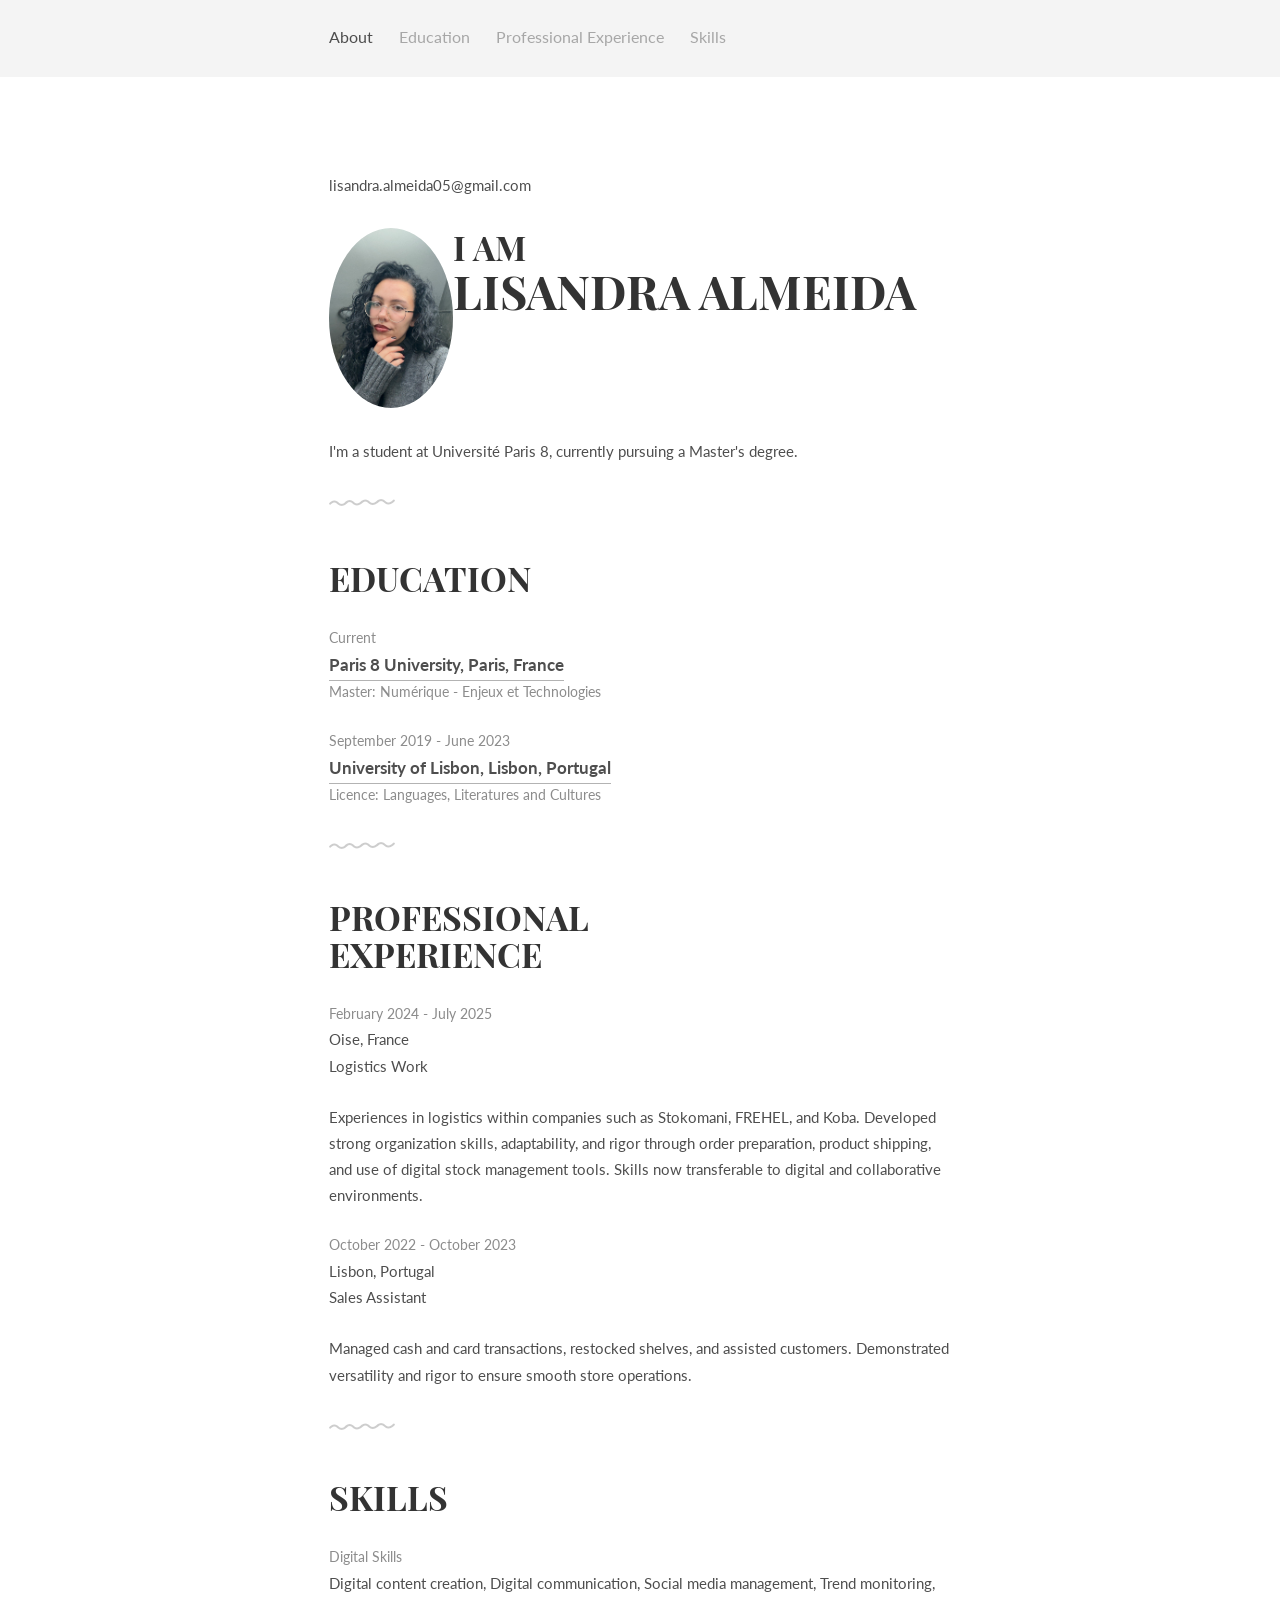
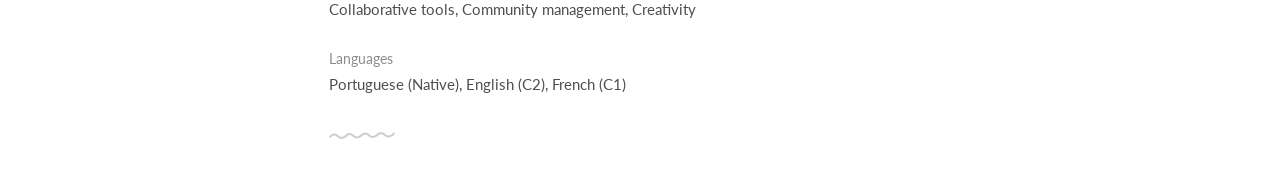
<file: index.html>
<!DOCTYPE html>
<html>
<head>
    <title>Draco by @afnizarnur</title>
    <meta charset="utf-8" />
    <meta name="viewport" content="width=device-width, initial-scale=1">
    <meta name="description" content="Cv online de Lisandra &amp; HTML template by @afnizarnur">
    <meta name="author" content="">
    <meta name="viewport" content="width=device-width, initial-scale=1" />
    <link rel="stylesheet" href="css/kube.min.css" />
    <link rel="stylesheet" href="css/font-awesome.min.css" />
    <link rel="stylesheet" href="css/custom.min.css" />
    <link rel="shortcut icon" href="img/favicon.png" />
	<link href='https://fonts.googleapis.com/css?family=Playfair+Display+SC:700' rel='stylesheet' type='text/css'>
	<link href='https://fonts.googleapis.com/css?family=Lato:400,700' rel='stylesheet' type='text/css'>
	<style>
	
	</style>
</head>
<body>
	<!-- Navigation -->
	<div class="main-nav">
		<div class="container">
			<header class="group top-nav">
				<div class="navigation-toggle" data-tools="navigation-toggle" data-target="#navbar-1">
				    <span class="logo">DRACO</span>
				</div>
			    <nav id="navbar-1" class="navbar item-nav">
				    <ul>
				        <li class="active"><a href="#about">About</a></li>
				        <li><a href="#education">Education</a></li>
				        <li><a href="#experience">Professional Experience</a></li>
				        <li><a href="#skills">Skills</a></li>
				    </ul>
				</nav>
			</header>
		</div>
	</div>

	<!-- Introduction -->
	<div class="intro section" id="About">
  <div class="container">
    <p>lisandra.almeida05@gmail.com</p>

    <div class="units-row units-split wrap">
      <div class="unit-20">
        <img src="img/profile-picture.jpeg" alt="Avatar" class="avatar">
      </div>
      <div class="unit-80">
        <h1>I AM<br><span>LISANDRA ALMEIDA</span></h1>
      </div>
    </div>

    <p>
      I'm a student at Université Paris 8, currently pursuing a Master's degree.
    </p>
  </div>
</div>

<style>
  .intro img.avatar {
    border-radius: 50%;
    width: 180px;
    height: 180px;
    object-fit: cover;
    display: block;
  }
</style>

	<!-- Education -->
	<div class="work section second" id="Education">
		<div class="container">
			<h1>Education</h1>
			<ul class="work-list">
				<li>Current</li>
				<li><a href="#">Paris 8 University, Paris, France</a></li>
				<li>Master: Numérique - Enjeux et Technologies</li>
			</ul>
			<ul class="work-list">
				<li>September 2019 - June 2023</li>
				<li><a href="#">University of Lisbon, Lisbon, Portugal</a></li>
				<li>Licence: Languages, Literatures and Cultures</li>
			</ul>
		</div>
	</div>

	<!-- Professional Experience -->
	<div class="award section second" id="experience">
		<div class="container">
			<h1>Professional<br>Experience</h1>
			<ul class="award-list list-flat">
				<li>February 2024 - July 2025</li>
				<li>Oise, France</li>
				<li>Logistics Work</li>
			</ul>
			<p>
			Experiences in logistics within companies such as Stokomani, FREHEL, and Koba. 
            Developed strong organization skills, adaptability, and rigor through order preparation, 
            product shipping, and use of digital stock management tools. Skills now transferable 
            to digital and collaborative environments.
        </p>
			</p>
			<ul class="award-list list-flat">
				<li>October 2022 - October 2023</li>
				<li>Lisbon, Portugal</li>
				<li>Sales Assistant</li>
			</ul>
			<p>
			Managed cash and card transactions, restocked shelves, and assisted customers. 
            Demonstrated versatility and rigor to ensure smooth store operations.	
			</p>
		</div>
	</div>

	<!-- Skills -->
	<div class="skills section second" id="skills">
		<div class="container">
			<h1>Skills</h1>
			<ul class="skill-list list-flat">
				<li>Digital Skills</li>
				<li>Digital content creation, Digital communication, Social media management, Trend monitoring, Collaborative tools, Community management, Creativity</li>
			</ul>
			<ul class="skill-list list-flat">
				<li>Languages</li>
				<li>Portuguese (Native), English (C2), French (C1)</li>
			</ul>
		</div>
	</div>

	<!-- Javascript -->
	<script src="js/jquery.min.js"></script>
	<script src="js/typed.min.js"></script>
    <script src="js/kube.min.js"></script>
    <script src="js/site.js"></script>
    <script>
		function newTyped(){}$(function(){$("#typed").typed({
		// Change to edit type effect
		strings: ["far northern sky", "your galaxy", "everywhere"],

		typeSpeed:90,backDelay:700,contentType:"html",loop:!0,resetCallback:function(){newTyped()}}),$(".reset").click(function(){$("#typed").typed("reset")})});
    </script>
</body>
</html>
</file>
<file: css/kube.min.css>
*,*:before,*:after{-webkit-box-sizing:border-box;-moz-box-sizing:border-box;box-sizing:border-box}html{font-family:sans-serif;-ms-text-size-adjust:100%;-webkit-text-size-adjust:100%}html,body,div,span,object,iframe,p,blockquote,pre,a,abbr,acronym,address,big,cite,code,del,dfn,em,img,ins,kbd,q,s,samp,small,strike,strong,sub,sup,tt,var,b,u,i,center,dl,dt,dd,ol,ul,li,fieldset,form,label,legend,table,caption,tbody,tfoot,thead,tr,th,td,article,aside,canvas,details,embed,figure,figcaption,footer,header,hgroup,menu,nav,output,ruby,section,summary,time,mark,audio,video,h1,h2,h3,h4,h5,h6{margin:0;padding:0;border:0;outline:0;font-size:100%;vertical-align:baseline;background:transparent}a:active,a:hover{outline:0}article,aside,details,figcaption,figure,footer,header,hgroup,main,nav,section,embed,object,iframe,audio,video,canvas,progress,meter,output,textarea{display:block}audio:not([controls]){display:none;height:0}blockquote,q{quotes:none}blockquote p:before,blockquote p:after,q:before,q:after{content:'';content:none}table{border-collapse:collapse;border-spacing:0}caption,th,td{text-align:left;vertical-align:top}thead th,thead td{font-weight:bold;vertical-align:bottom}a img,th img,td img{vertical-align:top}button,input,select,textarea{margin:0}textarea{overflow:auto;vertical-align:top;resize:vertical}button{width:auto;overflow:visible}input[type="reset"],input[type="submit"],input[type="file"],input[type="radio"],input[type="checkbox"],select,button{cursor:pointer}input[type="radio"],input[type="checkbox"]{font-size:110%;position:relative;top:-1px;margin-right:3px}input[type="search"]{-webkit-appearance:textfield}input[type="search"]::-webkit-search-decoration,input[type="search"]::-webkit-search-cancel-button{-webkit-appearance:none}hr{display:block;height:1px;border:0;border-top:1px solid #ddd}img,video,audio,embed,object{max-width:100%}img,video,embed,object{height:auto}embed,object{height:100%}img{vertical-align:middle;-ms-interpolation-mode:bicubic}body{font-family:"Helvetica Neue",Helvetica,Tahoma,sans-serif;font-size:.9375em;line-height:1.65em;background:#fff;color:#222}a{color:#134da5}a:focus,a:hover{color:#de2c3b}h1,h2,h3,h4,h5,h6,.h1,.h2,.h3,.h4,.h5,.h6{font-family:"Helvetica Neue",Helvetica,Tahoma,sans-serif;font-weight:bold;color:#000;text-rendering:optimizeLegibility;margin:0 0 .5em 0}h1,.h1,h2,.h2{line-height:1.1}h3,.h3,h4,.h4{line-height:1.3}h1,.h1{font-size:2.25em}h2,.h2{font-size:1.5em;margin-bottom:.7em}h3,.h3{font-size:1.3125em}h4,.h4{font-size:1.125em}h5,.h5{font-size:1em}h6,.h6{font-size:.75em;text-transform:uppercase}.lead{font-size:1.3125em;line-height:1.5;margin-bottom:1.0999999999999999em}p,ul,ol,dl,dd,dt,blockquote,td,th{line-height:1.65em}ul,ol,ul ul,ol ol,ul ol,ol ul{margin:0 0 0 3.3em}ul li,ol li{text-align:left}ol ol li{list-style-type:lower-alpha}ol ol ol li{list-style-type:lower-roman}p,ul,ol,dl,blockquote,hr,pre,table,form,fieldset,figure,address{margin-bottom:1.65em}blockquote{position:relative;font-style:italic;font-size:1.125em;margin-left:2.4749999999999996em;padding-left:1.65em;border-left:2px solid #ddd}blockquote p{margin-bottom:.5em}blockquote small,cite{color:rgba(0,0,0,0.4);font-style:italic}small,blockquote cite{font-size:12.75px;line-height:1}address{font-style:normal}dl dt{font-weight:bold}dd{margin-left:1.65em}s,del{text-decoration:line-through}abbr[title],dfn[title]{border-bottom:1px dotted #0f0f0f;cursor:help}strong,b{font-weight:bold}em,i{font-style:italic}sub,sup{font-size:11.25px;line-height:0;position:relative}sup{top:-0.5em}sub{bottom:-0.25em}figcaption{margin:.3em 0;font-size:12.75px;font-style:italic}ins,u{text-decoration:underline}mark{background-color:#ffc800;color:#0f0f0f;text-decoration:none}pre,code,kbd,samp,var,output{font-size:90%;font-style:normal;font-family:Menlo,Monaco,Consolas,"Courier New",monospace}pre{margin-top:1.65em;font-size:100%;line-height:1.5;color:#222;overflow:auto}code,samp,kbd{padding:3px 6px 2px 6px;display:inline-block;line-height:1;border-radius:2px}code{background:#f4f4f4;border:1px solid #d4d4d4}pre code{font-size:100%;border:0;padding:0;background:0;line-height:1.65em}var{color:rgba(0,0,0,0.5)}samp{background:#d3e3fb;border:1px solid #b2cef8}kbd{background:#0f0f0f;color:rgba(255,255,255,0.85);white-space:nowrap}button:active,button:focus{outline:0}textarea,select{font-family:"Helvetica Neue",Helvetica,Tahoma,sans-serif;font-size:1em;box-shadow:none}textarea,select[multiple],select[multiple="multiple"]{padding:.3em .35em;line-height:1.35em;width:100%}input[type="text"],input[type="password"],input[type="email"],input[type="url"],input[type="phone"],input[type="tel"],input[type="number"],input[type="datetime"],input[type="date"],input[type="month"],input[type="color"],input[type="time"],input[type="search"],input[type="datetime-local"]{font-family:"Helvetica Neue",Helvetica,Tahoma,sans-serif;font-size:1em;box-shadow:none;padding:.3em .35em;line-height:1.65em;border-radius:0;outline:0}select[multiple],select[multiple="multiple"],textarea,input[type="text"],input[type="password"],input[type="email"],input[type="url"],input[type="phone"],input[type="tel"],input[type="number"],input[type="datetime"],input[type="date"],input[type="month"],input[type="color"],input[type="time"],input[type="search"],input[type="datetime-local"]{background:#fff;border:1px solid #ccc;position:relative;z-index:2;-webkit-appearance:none}textarea[disabled],input[type="text"][disabled],input[type="password"][disabled],input[type="email"][disabled],input[type="url"][disabled],input[type="phone"][disabled],input[type="tel"][disabled],input[type="number"][disabled],input[type="datetime"][disabled],input[type="date"][disabled],input[type="month"][disabled],input[type="color"][disabled],input[type="time"][disabled],input[type="search"][disabled],input[type="datetime-local"][disabled]{resize:none;color:rgba(0,0,0,0.5)}select[disabled],input[type="checkbox"][disabled],input[type="radio"][disabled]{cursor:default}input::-moz-focus-inner,button::-moz-focus-inner{border:0;padding:0}input[type="range"]{position:relative;top:3px}select{margin-bottom:0!important}fieldset{padding:1.65em;margin-bottom:1.65em;border:1px solid #ccc}fieldset *:last-child{margin-bottom:0!important}legend{font-weight:bold;padding:0 1em;margin-left:-1em}table{max-width:100%;width:100%;empty-cells:show}table caption{text-transform:uppercase;padding:0 1.0999999999999999em;color:rgba(0,0,0,0.4);font-size:12.75px}table th,table td{border-bottom:1px solid #eee;padding:.825em 1.0999999999999999em}table tfoot th,table tfoot td{color:rgba(0,0,0,0.4)}.units-container:after,.units-row:after{content:"";display:table;clear:both}.units-container:after,.units-row:after{content:"";display:table;clear:both}.units-container{padding-top:1px;margin-top:-1px}.units-row{margin-bottom:1.65em}.width-100,.unit-100{width:100%}.width-90,.unit-90{width:90%}.width-80,.unit-80{width:80%}.width-75,.unit-75{width:75%}.width-70,.unit-70{width:70%}.width-66,.unit-66{width:66.6%}.width-65,.unit-65{width:65%}.width-60,.unit-60{width:60%}.width-50,.unit-50{width:50%}.width-40,.unit-40{width:40%}.width-35,.unit-35{width:35%}.width-33,.unit-33{width:33.3%}.width-30,.unit-30{width:30%}.width-25,.unit-25{width:25%}.width-20,.unit-20{width:20%}.width-10,.unit-10{width:10%}.units-row .unit-90,.units-row .unit-80,.units-row .unit-75,.units-row .unit-70,.units-row .unit-66,.units-row .unit-65,.units-row .unit-60,.units-row .unit-50,.units-row .unit-40,.units-row .unit-35,.units-row .unit-33,.units-row .unit-30,.units-row .unit-25,.units-row .unit-20,.units-row .unit-10{float:left;margin-left:3%}.units-row .unit-90:first-child,.units-row .unit-80:first-child,.units-row .unit-75:first-child,.units-row .unit-70:first-child,.units-row .unit-66:first-child,.units-row .unit-65:first-child,.units-row .unit-60:first-child,.units-row .unit-50:first-child,.units-row .unit-40:first-child,.units-row .unit-35:first-child,.units-row .unit-33:first-child,.units-row .unit-30:first-child,.units-row .unit-25:first-child,.units-row .unit-20:first-child,.units-row .unit-10:first-child{margin-left:0}.units-row .unit-90{width:89.7%}.units-row .unit-80{width:79.4%}.units-row .unit-75{width:74.25%}.units-row .unit-70{width:69.1%}.units-row .unit-66{width:65.66666666666666%}.units-row .unit-65{width:65.66666666666666%}.units-row .unit-60{width:58.800000000000004%}.units-row .unit-50{width:48.5%}.units-row .unit-40{width:38.2%}.units-row .unit-35{width:31.333333333333332%}.units-row .unit-33{width:31.333333333333332%}.units-row .unit-30{width:27.9%}.units-row .unit-25{width:22.75%}.units-row .unit-20{width:17.6%}.units-row .unit-10{width:7.3%}.unit-push-90,.unit-push-80,.unit-push-75,.unit-push-70,.unit-push-66,.unit-push-65,.unit-push-60,.unit-push-50,.unit-push-40,.unit-push-35,.unit-push-33,.unit-push-30,.unit-push-25,.unit-push-20,.unit-push-10{position:relative}.unit-push-90{left:92.7%}.unit-push-80{left:82.4%}.unit-push-75{left:77.25%}.unit-push-70{left:72.1%}.unit-push-66{left:68.66666666666666%}.unit-push-65{left:68.66666666666666%}.unit-push-60{left:61.800000000000004%}.unit-push-50{left:51.5%}.unit-push-40{left:41.2%}.unit-push-35{left:34.33333333333333%}.unit-push-33{left:34.33333333333333%}.unit-push-30{left:30.9%}.unit-push-25{left:25.75%}.unit-push-20{left:20.6%}.unit-push-10{left:10.3%}.units-row .unit-push-right{float:right}.units-row .unit-role-right{margin-left:3%;float:right}.units-row .unit-role-left{margin-left:0}.centered,.unit-centered{float:none!important;margin:0 auto!important}.unit-padding{padding:1.65em}.units-padding .unit-100,.units-padding .unit-90,.units-padding .unit-80,.units-padding .unit-75,.units-padding .unit-70,.units-padding .unit-66,.units-padding .unit-65,.units-padding .unit-60,.units-padding .unit-50,.units-padding .unit-40,.units-padding .unit-35,.units-padding .unit-33,.units-padding .unit-30,.units-padding .unit-25,.units-padding .unit-20,.units-padding .unit-10{padding:1.65em}.units-split .unit-90,.units-split .unit-80,.units-split .unit-75,.units-split .unit-70,.units-split .unit-66,.units-split .unit-65,.units-split .unit-60,.units-split .unit-50,.units-split .unit-40,.units-split .unit-35,.units-split .unit-33,.units-split .unit-30,.units-split .unit-25,.units-split .unit-20,.units-split .unit-10{margin-left:0}.units-split .unit-90{width:90%}.units-split .unit-80{width:80%}.units-split .unit-75{width:75%}.units-split .unit-70{width:70%}.units-split .unit-66{width:66.6%}.units-split .unit-65{width:65%}.units-split .unit-60{width:60%}.units-split .unit-50{width:50%}.units-split .unit-40{width:40%}.units-split .unit-35{width:35%}.units-split .unit-33{width:33.3%}.units-split .unit-30{width:30%}.units-split .unit-25{width:25%}.units-split .unit-20{width:20%}.units-split .unit-10{width:10%}.blocks-2,.blocks-3,.blocks-4,.blocks-5,.blocks-6{padding-left:0;list-style:none;margin-left:-3%}.blocks-2:after,.blocks-3:after,.blocks-4:after,.blocks-5:after,.blocks-6:after{content:"";display:table;clear:both}.blocks-2:after,.blocks-3:after,.blocks-4:after,.blocks-5:after,.blocks-6:after{content:"";display:table;clear:both}.blocks-2>li,.blocks-3>li,.blocks-4>li,.blocks-5>li,.blocks-6>li{height:auto;float:left;margin-bottom:1.65em;margin-left:3%}.blocks-2>li ul,.blocks-3>li ul,.blocks-4>li ul,.blocks-5>li ul,.blocks-6>li ul{list-style-type:disc}.blocks-2>li ul ul,.blocks-3>li ul ul,.blocks-4>li ul ul,.blocks-5>li ul ul,.blocks-6>li ul ul{list-style-type:circle}.blocks-2>li li,.blocks-3>li li,.blocks-4>li li,.blocks-5>li li,.blocks-6>li li{float:none;margin:0}.blocks-2>li{width:47%}.blocks-3>li{width:30.333333333333332%}.blocks-4>li{width:22%}.blocks-5>li{width:17%}.blocks-6>li{width:13.666666666666666%}.block-first{clear:both}table.table-bordered td,table.table-bordered th{border:1px solid #eee}table.table-simple td,table.table-simple th,table.table-simple caption{border:0;padding-left:0}table.table-flat td,table.table-flat th,table.table-flat caption{border:0;padding:0}table.table-stroked td,table.table-stroked th{border-bottom:1px solid #eee}table.table-stripped tbody tr:nth-child(odd) td{background:#f8f8f8}table.table-hovered tbody tr:hover td{background-color:#f4f4f4}.table-container{width:100%;overflow:auto;margin-bottom:1.65em}.table-container table{margin-bottom:0}.table-container::-webkit-scrollbar{-webkit-appearance:none;width:14px;height:14px}.table-container::-webkit-scrollbar-thumb{border-radius:8px;border:3px solid #fff;background-color:rgba(0,0,0,0.3)}.forms .btn,.forms input[type="submit"].btn,.forms button,.forms input[type="submit"],.forms input[type="reset"]{padding:.3625em 1.3em}.forms .btn-outline{padding:.3em 1.3em}.forms .btn-outline.bold{padding:.2375em 1.3em}.forms label{display:block;margin-bottom:1.0999999999999999em}.forms input[type="text"],.forms input[type="password"],.forms input[type="email"],.forms input[type="url"],.forms input[type="phone"],.forms input[type="tel"],.forms input[type="number"],.forms input[type="datetime"],.forms input[type="date"],.forms input[type="month"],.forms input[type="color"],.forms input[type="time"],.forms input[type="search"],.forms input[type="range"],.forms input[type="file"],.forms input[type="datetime-local"],.forms textarea,.forms select{display:block}.forms-inline input[type="text"],.forms-inline-list input[type="text"],.forms-inline input[type="password"],.forms-inline-list input[type="password"],.forms-inline input[type="email"],.forms-inline-list input[type="email"],.forms-inline input[type="url"],.forms-inline-list input[type="url"],.forms-inline input[type="phone"],.forms-inline-list input[type="phone"],.forms-inline input[type="tel"],.forms-inline-list input[type="tel"],.forms-inline input[type="number"],.forms-inline-list input[type="number"],.forms-inline input[type="datetime"],.forms-inline-list input[type="datetime"],.forms-inline input[type="date"],.forms-inline-list input[type="date"],.forms-inline input[type="month"],.forms-inline-list input[type="month"],.forms-inline input[type="color"],.forms-inline-list input[type="color"],.forms-inline input[type="time"],.forms-inline-list input[type="time"],.forms-inline input[type="search"],.forms-inline-list input[type="search"],.forms-inline input[type="range"],.forms-inline-list input[type="range"],.forms-inline input[type="file"],.forms-inline-list input[type="file"],.forms-inline input[type="datetime-local"],.forms-inline-list input[type="datetime-local"],.forms-inline textarea,.forms-inline-list textarea,.forms-inline select,.forms-inline-list select{display:inline-block}.forms-list,.forms-inline,.forms-inline-list{margin:0;padding:0;margin-bottom:1.0999999999999999em;list-style:none}.forms-list label,.forms-inline label,.forms-inline-list li,.forms-inline-list li label{display:inline-block;margin-bottom:0}.forms-inline-list li label{margin-right:.825em}.forms-inline-list li{margin-bottom:3px}.forms-list li{margin-bottom:6px}.forms-desc{margin-top:4px;color:rgba(0,0,0,0.4);font-size:12.75px;line-height:1.4em}input[type="text"],input[type="password"],input[type="email"],input[type="url"],input[type="phone"],input[type="tel"],input[type="number"],input[type="datetime"],input[type="date"],input[type="month"],input[type="color"],input[type="time"],input[type="search"],input[type="datetime-local"],textarea{-moz-transition:border ease .5s;transition:border ease .5s}.error,.success{font-weight:normal;font-size:12.75px}input.input-error,textarea.input-error,select.input-error,.input-error{border-color:#de2c3b;box-shadow:0 0 0 2px rgba(222,44,59,0.3),0 1px 2px rgba(0,0,0,0.2) inset}input.input-success,textarea.input-success,select.input-success,.input-success{border-color:#2c9f42;box-shadow:0 0 0 2px rgba(44,159,66,0.3),0 1px 2px rgba(0,0,0,0.2) inset}input.input-gray,textarea.input-gray,select.input-gray,.input-gray{border-color:#b3b6b7;box-shadow:0 0 0 2px rgba(179,182,183,0.4),0 1px 2px rgba(0,0,0,0.2) inset}input[type="text"]:focus,input[type="password"]:focus,input[type="email"]:focus,input[type="url"]:focus,input[type="phone"]:focus,input[type="tel"]:focus,input[type="number"]:focus,input[type="datetime"]:focus,input[type="date"]:focus,input[type="month"]:focus,input[type="color"]:focus,input[type="time"]:focus,input[type="search"]:focus,input[type="datetime-local"]:focus,textarea:focus{outline:0;border-color:#2575ed;box-shadow:0 0 0 2px rgba(37,117,237,0.3),0 1px 2px rgba(0,0,0,0.2) inset}input.input-search,input[type="search"]{padding-right:.5em;padding-left:.5em;margin-bottom:0;border-radius:15px}input.input-on-black{border:1px solid rgba(255,255,255,0.1);background:rgba(255,255,255,0.35)}input.input-on-black::-webkit-input-placeholder{color:rgba(255,255,255,0.6)}input.input-on-black::-moz-placeholder{color:rgba(255,255,255,0.6)}input.input-on-black:focus,input.input-on-black.active{border:1px solid #fff;background:#fff;box-shadow:none}input.input-on-black:focus::-webkit-input-placeholder,input.input-on-black.active::-webkit-input-placeholder{color:#aaa}input.input-on-black:focus::-moz-placeholder,input.input-on-black.active::-moz-placeholder{color:#aaa}input.input-big{font-size:18px}input.input-small{font-size:12.75px}input.input-smaller{font-size:11.25px}.input-groups{display:table!important}.input-groups input{width:100%}.input-groups input,.input-groups .input-append,.input-groups .input-prepend,.input-groups .btn-append{display:table-cell!important}.input-groups .btn-append,.input-groups .input-append,.input-groups .input-prepend{width:1%;vertical-align:middle}.input-groups .input-append,.input-groups .input-prepend{background-color:#f4f4f4;border:1px solid #d4d4d4;margin:0;padding:.45em .75em .15em .75em;color:rgba(0,0,0,0.6);line-height:1.65em;font-size:12.75px;white-space:nowrap}.input-groups .input-prepend{border-right:0}.input-groups .input-append{position:relative;z-index:1;border-left:none}.input-groups .btn-append .btn{display:block;height:auto;border-radius:0 2px 2px 0}.navbar{font-size:105%;margin-bottom:1.65em}.navbar:after{content:"";display:table;clear:both}.navbar:after{content:"";display:table;clear:both}.navbar.navbar-left{float:left}.navbar.navbar-right{float:right}.navbar ul{list-style:none;margin:0}.navbar ul:after{content:"";display:table;clear:both}.navbar ul:after{content:"";display:table;clear:both}.navbar li{float:left;margin-right:1.65em}.navbar.navbar-right li{margin-right:0;margin-left:1.65em}.navbar a,.navbar span{display:block;text-decoration:none}.navbar a:hover{color:#de2c3b;text-decoration:underline}.navbar li.active a,.navbar span{text-decoration:none;cursor:text;color:rgba(0,0,0,0.4)}.navigation-toggle{display:none;text-transform:uppercase;position:relative;color:#0f0f0f;background-color:#fff}.navigation-toggle:after{position:absolute;z-index:1;top:50%;margin-top:-12px;left:10px;content:"\2630";font-size:24px;line-height:1}.navigation-toggle.navigation-toggle-black{background-color:#0f0f0f;color:#fff}.navigation-toggle.navigation-toggle-show{margin-bottom:1.65em}.navigation-toggle span{position:relative;z-index:2;cursor:pointer;display:block;padding:10px 20px 10px 40px}.navigation-fixed{position:fixed;top:0;left:0;z-index:101}.navbar-pills a,.navbar-pills span{padding:.825em 1.65em}.navbar-pills a:hover{color:#0f0f0f;background:#eee}.navbar-pills li.active a,.navbar-pills span{text-decoration:none;cursor:text;color:rgba(0,0,0,0.4);background:#eee}.navbar-pills li{margin-right:1px}.navbar-pills.navbar-right li{margin-left:1px}.fullwidth ul{width:100%}.fullwidth li{float:none!important;margin:0;display:table-cell;width:1%;text-align:center}.fullwidth li a,.fullwidth li span{display:block}.nav{margin-bottom:1.65em}.nav ul{list-style:none;margin:0}.nav ul li ul{margin-left:2em;font-size:.95em}.nav a,.nav span{display:block;padding:.5em 0}.nav a{color:#0f0f0f;text-decoration:none}.nav a:hover{color:#de2c3b;text-decoration:underline}.nav li.active a,.nav span{text-decoration:none;cursor:text;color:rgba(0,0,0,0.4)}.nav i.fa{width:1.65em}.nav-stacked li{margin-bottom:1px}.nav-stacked a,.nav-stacked span{padding:.6em .7em}.nav-stacked a{background:#f6f6f6}.nav-stacked a:hover{color:#000;background:#eee}.nav-stacked li.active a,.nav-stacked span{background:#fff;text-decoration:none;cursor:text;color:rgba(0,0,0,0.3)}.nav-stats li{position:relative}.nav-stats a,.nav-stats span{padding-right:50px}.nav-stats sup,.nav-stats .badge{position:absolute;top:50%;right:0}.nav-stats sup{color:rgba(0,0,0,0.4)}.nav-stats .badge{margin-top:-8px}.nav-tabs{border-bottom:1px solid #e3e3e3;margin-bottom:1.65em}.nav-tabs:after{content:"";display:table;clear:both}.nav-tabs:after{content:"";display:table;clear:both}.nav-tabs ul{list-style:none;margin:0}.nav-tabs li{float:left;margin-right:2px}.nav-tabs a,.nav-tabs span{display:block;line-height:1;padding:.825em 1.65em;border:1px solid transparent}.nav-tabs a{color:rgba(0,0,0,0.5);text-decoration:none}.nav-tabs a:focus,.nav-tabs a:hover{color:#0f0f0f;text-decoration:underline;background-color:#eee}.nav-tabs li.active a,.nav-tabs span{color:#0f0f0f;background:#fff;position:relative;border:1px solid #ddd;border-bottom:1px solid #fff;bottom:-1px;cursor:default;text-decoration:none}.breadcrumbs{margin-bottom:1.65em}.breadcrumbs:after{content:"";display:table;clear:both}.breadcrumbs:after{content:"";display:table;clear:both}.breadcrumbs ul{font-size:.9em;color:rgba(0,0,0,0.4);list-style:none;margin:0}.breadcrumbs ul:after{content:"";display:table;clear:both}.breadcrumbs ul:after{content:"";display:table;clear:both}.breadcrumbs li{float:left;margin-right:5px}.breadcrumbs li+li:before{content:" > ";color:#aaa;font-size:12px;margin:0 7px 0 5px;position:relative;top:-1px}.breadcrumbs.breadcrumbs-path li+li:before{content:" / ";top:0}.breadcrumbs a{color:#0f0f0f;text-decoration:none}.breadcrumbs a:hover{color:#0f0f0f;text-decoration:underline}.breadcrumbs li.active a,.breadcrumbs span,.breadcrumbs li.active a:hover{text-decoration:none;cursor:text;color:rgba(0,0,0,0.4)}.pagination{position:relative;left:-9px;margin-left:0;list-style:none}.pagination:after{content:"";display:table;clear:both}.pagination:after{content:"";display:table;clear:both}.pagination li{float:left;margin-right:2px}.pagination a,.pagination span{display:block;padding:7px 9px;line-height:1;border-radius:2px;color:#0f0f0f;text-decoration:none}.pagination span,.pagination li.active a,.pagination li.active a:hover{color:#fff;background-color:#0f0f0f;cursor:text}.pagination a:focus,.pagination a:hover{text-decoration:none;background-color:#0f0f0f;color:#fff}.btn,input[type="submit"].btn{display:inline-block;vertical-align:top;font-family:"Helvetica Neue",Helvetica,Tahoma,sans-serif;font-size:1em;font-weight:400;line-height:1.65em;text-align:center;text-decoration:none;color:#222;-webkit-appearance:none;outline:0;margin:0;border:0;border-radius:2px;box-shadow:none;cursor:pointer;background:#e0e3e5;padding:.55em 2.5em}.btn:hover,input[type="submit"].btn:hover{color:rgba(0,0,0,0.5);background:#b3b6b7}.btn::-moz-focus-inner{border:0;padding:0}.btn-big,input[type="submit"].btn-big{font-size:18px}.btn-small,input[type="submit"].btn-small{font-size:12.75px}.btn-smaller,input[type="submit"].btn-smaller{font-size:11.25px;vertical-align:baseline}.btn-round{border-radius:15px}.btn-outline,input[type="submit"].btn-outline{background:0;padding:.48750000000000004em 2.5em;border:1px solid #0f0f0f}.btn-outline:hover,input[type="submit"].btn-outline:hover{border-color:#b3b6b7}.btn-outline.btn-active{padding:.55em 2.5em}.btn-outline.bold{border-width:2px;padding:.42500000000000004em 2.5em}.btn-active,.btn[disabled],.btn-disabled{background:0;background:#b3b6b7;color:rgba(0,0,0,0.5)}.btn-active:hover,.btn[disabled]:hover,.btn-disabled:hover{color:rgba(0,0,0,0.5);background:#b3b6b7}.btn-active{box-shadow:0 1px 3px rgba(0,0,0,0.4) inset}.btn-outline.btn[disabled],.btn-outline.btn-disabled{background:0;box-shadow:none;color:rgba(0,0,0,0.3);border:1px solid rgba(0,0,0,0.1)}.btn-outline.btn-active{background:0;color:rgba(0,0,0,0.4);border:0;box-shadow:0 1px 3px rgba(0,0,0,0.2) inset}.btn[disabled],.btn-disabled{cursor:default;box-shadow:none}.btn-blue,input[type="submit"].btn-blue{color:rgba(255,255,255,0.9);background:#2575ed}.btn-blue:hover,input[type="submit"].btn-blue:hover{color:rgba(255,255,255,0.6);background:#1a52a5}.btn-blue.btn-active,input[type="submit"].btn-blue.btn-active{box-shadow:0 1px 4px rgba(0,0,0,0.5) inset}.btn-blue.btn-active,input[type="submit"].btn-blue.btn-active,.btn-blue.btn-disabled,input[type="submit"].btn-blue.btn-disabled,.btn-blue.btn[disabled],input[type="submit"].btn-blue.btn[disabled]{color:rgba(255,255,255,0.5);background:#1a52a5}.btn-blue.btn-active:hover,input[type="submit"].btn-blue.btn-active:hover,.btn-blue.btn-disabled:hover,input[type="submit"].btn-blue.btn-disabled:hover,.btn-blue.btn[disabled]:hover,input[type="submit"].btn-blue.btn[disabled]:hover{color:rgba(255,255,255,0.5)}.btn-blue.btn-outline,input[type="submit"].btn-blue.btn-outline{background:0;border-color:#2575ed;color:#2575ed}.btn-blue.btn-outline:hover,input[type="submit"].btn-blue.btn-outline:hover{color:rgba(255,255,255,0.9);background:#2575ed}.btn-blue.btn-outline.btn[disabled],input[type="submit"].btn-blue.btn-outline.btn[disabled],.btn-blue.btn-outline.btn-disabled,input[type="submit"].btn-blue.btn-outline.btn-disabled{background:0;box-shadow:none;color:rgba(37,117,237,0.4);border:1px solid rgba(37,117,237,0.3)}.btn-blue.btn-outline.btn-active,input[type="submit"].btn-blue.btn-outline.btn-active{background:0;color:rgba(37,117,237,0.6);border:0;box-shadow:0 1px 3px rgba(26,82,165,0.6) inset}.btn-blue:hover,input[type="submit"].btn-blue:hover{color:rgba(255,255,255,0.6);background:#1a52a5}.btn-blue.btn-active,input[type="submit"].btn-blue.btn-active{box-shadow:0 1px 4px rgba(0,0,0,0.5) inset}.btn-blue.btn-active,input[type="submit"].btn-blue.btn-active,.btn-blue.btn-disabled,input[type="submit"].btn-blue.btn-disabled,.btn-blue.btn[disabled],input[type="submit"].btn-blue.btn[disabled]{color:rgba(255,255,255,0.5);background:#1a52a5}.btn-blue.btn-active:hover,input[type="submit"].btn-blue.btn-active:hover,.btn-blue.btn-disabled:hover,input[type="submit"].btn-blue.btn-disabled:hover,.btn-blue.btn[disabled]:hover,input[type="submit"].btn-blue.btn[disabled]:hover{color:rgba(255,255,255,0.5)}.btn-blue.btn-outline,input[type="submit"].btn-blue.btn-outline{background:0;border-color:#2575ed;color:#2575ed}.btn-blue.btn-outline:hover,input[type="submit"].btn-blue.btn-outline:hover{color:rgba(255,255,255,0.9);background:#2575ed}.btn-blue.btn-outline.btn[disabled],input[type="submit"].btn-blue.btn-outline.btn[disabled],.btn-blue.btn-outline.btn-disabled,input[type="submit"].btn-blue.btn-outline.btn-disabled{background:0;box-shadow:none;color:rgba(37,117,237,0.4);border:1px solid rgba(37,117,237,0.3)}.btn-blue.btn-outline.btn-active,input[type="submit"].btn-blue.btn-outline.btn-active{background:0;color:rgba(37,117,237,0.6);border:0;box-shadow:0 1px 3px rgba(26,82,165,0.6) inset}.btn-red,input[type="submit"].btn-red{color:rgba(255,255,255,0.9);background:#de2c3b}.btn-red:hover,input[type="submit"].btn-red:hover{color:rgba(255,255,255,0.6);background:#b2232f}.btn-red.btn-active,input[type="submit"].btn-red.btn-active{box-shadow:0 1px 4px rgba(0,0,0,0.5) inset}.btn-red.btn-active,input[type="submit"].btn-red.btn-active,.btn-red.btn-disabled,input[type="submit"].btn-red.btn-disabled,.btn-red.btn[disabled],input[type="submit"].btn-red.btn[disabled]{color:rgba(255,255,255,0.5);background:#b2232f}.btn-red.btn-active:hover,input[type="submit"].btn-red.btn-active:hover,.btn-red.btn-disabled:hover,input[type="submit"].btn-red.btn-disabled:hover,.btn-red.btn[disabled]:hover,input[type="submit"].btn-red.btn[disabled]:hover{color:rgba(255,255,255,0.5)}.btn-red.btn-outline,input[type="submit"].btn-red.btn-outline{background:0;border-color:#de2c3b;color:#de2c3b}.btn-red.btn-outline:hover,input[type="submit"].btn-red.btn-outline:hover{color:rgba(255,255,255,0.9);background:#de2c3b}.btn-red.btn-outline.btn[disabled],input[type="submit"].btn-red.btn-outline.btn[disabled],.btn-red.btn-outline.btn-disabled,input[type="submit"].btn-red.btn-outline.btn-disabled{background:0;box-shadow:none;color:rgba(222,44,59,0.4);border:1px solid rgba(222,44,59,0.3)}.btn-red.btn-outline.btn-active,input[type="submit"].btn-red.btn-outline.btn-active{background:0;color:rgba(222,44,59,0.6);border:0;box-shadow:0 1px 3px rgba(178,35,47,0.6) inset}.btn-red:hover,input[type="submit"].btn-red:hover{color:rgba(255,255,255,0.6);background:#b2232f}.btn-red.btn-active,input[type="submit"].btn-red.btn-active{box-shadow:0 1px 4px rgba(0,0,0,0.5) inset}.btn-red.btn-active,input[type="submit"].btn-red.btn-active,.btn-red.btn-disabled,input[type="submit"].btn-red.btn-disabled,.btn-red.btn[disabled],input[type="submit"].btn-red.btn[disabled]{color:rgba(255,255,255,0.5);background:#b2232f}.btn-red.btn-active:hover,input[type="submit"].btn-red.btn-active:hover,.btn-red.btn-disabled:hover,input[type="submit"].btn-red.btn-disabled:hover,.btn-red.btn[disabled]:hover,input[type="submit"].btn-red.btn[disabled]:hover{color:rgba(255,255,255,0.5)}.btn-red.btn-outline,input[type="submit"].btn-red.btn-outline{background:0;border-color:#de2c3b;color:#de2c3b}.btn-red.btn-outline:hover,input[type="submit"].btn-red.btn-outline:hover{color:rgba(255,255,255,0.9);background:#de2c3b}.btn-red.btn-outline.btn[disabled],input[type="submit"].btn-red.btn-outline.btn[disabled],.btn-red.btn-outline.btn-disabled,input[type="submit"].btn-red.btn-outline.btn-disabled{background:0;box-shadow:none;color:rgba(222,44,59,0.4);border:1px solid rgba(222,44,59,0.3)}.btn-red.btn-outline.btn-active,input[type="submit"].btn-red.btn-outline.btn-active{background:0;color:rgba(222,44,59,0.6);border:0;box-shadow:0 1px 3px rgba(178,35,47,0.6) inset}.btn-green,input[type="submit"].btn-green{color:rgba(255,255,255,0.9);background:#2c9f42}.btn-green:hover,input[type="submit"].btn-green:hover{color:rgba(255,255,255,0.6);background:#237f35}.btn-green.btn-active,input[type="submit"].btn-green.btn-active{box-shadow:0 1px 4px rgba(0,0,0,0.5) inset}.btn-green.btn-active,input[type="submit"].btn-green.btn-active,.btn-green.btn-disabled,input[type="submit"].btn-green.btn-disabled,.btn-green.btn[disabled],input[type="submit"].btn-green.btn[disabled]{color:rgba(255,255,255,0.5);background:#237f35}.btn-green.btn-active:hover,input[type="submit"].btn-green.btn-active:hover,.btn-green.btn-disabled:hover,input[type="submit"].btn-green.btn-disabled:hover,.btn-green.btn[disabled]:hover,input[type="submit"].btn-green.btn[disabled]:hover{color:rgba(255,255,255,0.5)}.btn-green.btn-outline,input[type="submit"].btn-green.btn-outline{background:0;border-color:#2c9f42;color:#2c9f42}.btn-green.btn-outline:hover,input[type="submit"].btn-green.btn-outline:hover{color:rgba(255,255,255,0.9);background:#2c9f42}.btn-green.btn-outline.btn[disabled],input[type="submit"].btn-green.btn-outline.btn[disabled],.btn-green.btn-outline.btn-disabled,input[type="submit"].btn-green.btn-outline.btn-disabled{background:0;box-shadow:none;color:rgba(44,159,66,0.4);border:1px solid rgba(44,159,66,0.3)}.btn-green.btn-outline.btn-active,input[type="submit"].btn-green.btn-outline.btn-active{background:0;color:rgba(44,159,66,0.6);border:0;box-shadow:0 1px 3px rgba(35,127,53,0.6) inset}.btn-green:hover,input[type="submit"].btn-green:hover{color:rgba(255,255,255,0.6);background:#237f35}.btn-green.btn-active,input[type="submit"].btn-green.btn-active{box-shadow:0 1px 4px rgba(0,0,0,0.5) inset}.btn-green.btn-active,input[type="submit"].btn-green.btn-active,.btn-green.btn-disabled,input[type="submit"].btn-green.btn-disabled,.btn-green.btn[disabled],input[type="submit"].btn-green.btn[disabled]{color:rgba(255,255,255,0.5);background:#237f35}.btn-green.btn-active:hover,input[type="submit"].btn-green.btn-active:hover,.btn-green.btn-disabled:hover,input[type="submit"].btn-green.btn-disabled:hover,.btn-green.btn[disabled]:hover,input[type="submit"].btn-green.btn[disabled]:hover{color:rgba(255,255,255,0.5)}.btn-green.btn-outline,input[type="submit"].btn-green.btn-outline{background:0;border-color:#2c9f42;color:#2c9f42}.btn-green.btn-outline:hover,input[type="submit"].btn-green.btn-outline:hover{color:rgba(255,255,255,0.9);background:#2c9f42}.btn-green.btn-outline.btn[disabled],input[type="submit"].btn-green.btn-outline.btn[disabled],.btn-green.btn-outline.btn-disabled,input[type="submit"].btn-green.btn-outline.btn-disabled{background:0;box-shadow:none;color:rgba(44,159,66,0.4);border:1px solid rgba(44,159,66,0.3)}.btn-green.btn-outline.btn-active,input[type="submit"].btn-green.btn-outline.btn-active{background:0;color:rgba(44,159,66,0.6);border:0;box-shadow:0 1px 3px rgba(35,127,53,0.6) inset}.btn-black,input[type="submit"].btn-black{color:rgba(255,255,255,0.9);background:#0f0f0f}.btn-black:hover,input[type="submit"].btn-black:hover{color:rgba(255,255,255,0.6);background:#363738}.btn-black.btn-active,input[type="submit"].btn-black.btn-active{box-shadow:0 1px 4px rgba(0,0,0,0.7) inset}.btn-black.btn-active,input[type="submit"].btn-black.btn-active,.btn-black.btn-disabled,input[type="submit"].btn-black.btn-disabled,.btn-black.btn[disabled],input[type="submit"].btn-black.btn[disabled]{color:rgba(255,255,255,0.5);background:#363738}.btn-black.btn-active:hover,input[type="submit"].btn-black.btn-active:hover,.btn-black.btn-disabled:hover,input[type="submit"].btn-black.btn-disabled:hover,.btn-black.btn[disabled]:hover,input[type="submit"].btn-black.btn[disabled]:hover{color:rgba(255,255,255,0.5)}.btn-black.btn-outline,input[type="submit"].btn-black.btn-outline{background:0;border-color:#0f0f0f;color:#0f0f0f}.btn-black.btn-outline:hover,input[type="submit"].btn-black.btn-outline:hover{color:rgba(255,255,255,0.9);background:#0f0f0f}.btn-black.btn-outline.btn[disabled],input[type="submit"].btn-black.btn-outline.btn[disabled],.btn-black.btn-outline.btn-disabled,input[type="submit"].btn-black.btn-outline.btn-disabled{background:0;box-shadow:none;color:rgba(15,15,15,0.4);border:1px solid rgba(15,15,15,0.3)}.btn-black.btn-outline.btn-active,input[type="submit"].btn-black.btn-outline.btn-active{background:0;color:rgba(15,15,15,0.6);border:0;box-shadow:0 1px 3px rgba(54,55,56,0.6) inset}.btn-black:hover,input[type="submit"].btn-black:hover{color:rgba(255,255,255,0.6);background:#363738}.btn-black.btn-active,input[type="submit"].btn-black.btn-active{box-shadow:0 1px 4px rgba(0,0,0,0.7) inset}.btn-black.btn-active,input[type="submit"].btn-black.btn-active,.btn-black.btn-disabled,input[type="submit"].btn-black.btn-disabled,.btn-black.btn[disabled],input[type="submit"].btn-black.btn[disabled]{color:rgba(255,255,255,0.5);background:#363738}.btn-black.btn-active:hover,input[type="submit"].btn-black.btn-active:hover,.btn-black.btn-disabled:hover,input[type="submit"].btn-black.btn-disabled:hover,.btn-black.btn[disabled]:hover,input[type="submit"].btn-black.btn[disabled]:hover{color:rgba(255,255,255,0.5)}.btn-black.btn-outline,input[type="submit"].btn-black.btn-outline{background:0;border-color:#0f0f0f;color:#0f0f0f}.btn-black.btn-outline:hover,input[type="submit"].btn-black.btn-outline:hover{color:rgba(255,255,255,0.9);background:#0f0f0f}.btn-black.btn-outline.btn[disabled],input[type="submit"].btn-black.btn-outline.btn[disabled],.btn-black.btn-outline.btn-disabled,input[type="submit"].btn-black.btn-outline.btn-disabled{background:0;box-shadow:none;color:rgba(15,15,15,0.4);border:1px solid rgba(15,15,15,0.3)}.btn-black.btn-outline.btn-active,input[type="submit"].btn-black.btn-outline.btn-active{background:0;color:rgba(15,15,15,0.6);border:0;box-shadow:0 1px 3px rgba(54,55,56,0.6) inset}.btn-yellow,input[type="submit"].btn-yellow{color:rgba(0,0,0,0.9);background:#ffc800}.btn-yellow:hover,input[type="submit"].btn-yellow:hover{color:rgba(0,0,0,0.6);background:#cca000}.btn-yellow.btn-active,input[type="submit"].btn-yellow.btn-active{box-shadow:0 1px 4px rgba(0,0,0,0.5) inset}.btn-yellow.btn-active,input[type="submit"].btn-yellow.btn-active,.btn-yellow.btn-disabled,input[type="submit"].btn-yellow.btn-disabled,.btn-yellow.btn[disabled],input[type="submit"].btn-yellow.btn[disabled]{color:rgba(0,0,0,0.5);background:#cca000}.btn-yellow.btn-active:hover,input[type="submit"].btn-yellow.btn-active:hover,.btn-yellow.btn-disabled:hover,input[type="submit"].btn-yellow.btn-disabled:hover,.btn-yellow.btn[disabled]:hover,input[type="submit"].btn-yellow.btn[disabled]:hover{color:rgba(0,0,0,0.5)}.btn-yellow.btn-outline,input[type="submit"].btn-yellow.btn-outline{background:0;border-color:#ffc800;color:#ffc800}.btn-yellow.btn-outline:hover,input[type="submit"].btn-yellow.btn-outline:hover{color:rgba(0,0,0,0.9);background:#ffc800}.btn-yellow.btn-outline.btn[disabled],input[type="submit"].btn-yellow.btn-outline.btn[disabled],.btn-yellow.btn-outline.btn-disabled,input[type="submit"].btn-yellow.btn-outline.btn-disabled{background:0;box-shadow:none;color:rgba(255,200,0,0.4);border:1px solid rgba(255,200,0,0.3)}.btn-yellow.btn-outline.btn-active,input[type="submit"].btn-yellow.btn-outline.btn-active{background:0;color:rgba(255,200,0,0.6);border:0;box-shadow:0 1px 3px rgba(204,160,0,0.6) inset}.btn-yellow:hover,input[type="submit"].btn-yellow:hover{color:rgba(0,0,0,0.6);background:#cca000}.btn-yellow.btn-active,input[type="submit"].btn-yellow.btn-active{box-shadow:0 1px 4px rgba(0,0,0,0.5) inset}.btn-yellow.btn-active,input[type="submit"].btn-yellow.btn-active,.btn-yellow.btn-disabled,input[type="submit"].btn-yellow.btn-disabled,.btn-yellow.btn[disabled],input[type="submit"].btn-yellow.btn[disabled]{color:rgba(0,0,0,0.5);background:#cca000}.btn-yellow.btn-active:hover,input[type="submit"].btn-yellow.btn-active:hover,.btn-yellow.btn-disabled:hover,input[type="submit"].btn-yellow.btn-disabled:hover,.btn-yellow.btn[disabled]:hover,input[type="submit"].btn-yellow.btn[disabled]:hover{color:rgba(0,0,0,0.5)}.btn-yellow.btn-outline,input[type="submit"].btn-yellow.btn-outline{background:0;border-color:#ffc800;color:#ffc800}.btn-yellow.btn-outline:hover,input[type="submit"].btn-yellow.btn-outline:hover{color:rgba(0,0,0,0.9);background:#ffc800}.btn-yellow.btn-outline.btn[disabled],input[type="submit"].btn-yellow.btn-outline.btn[disabled],.btn-yellow.btn-outline.btn-disabled,input[type="submit"].btn-yellow.btn-outline.btn-disabled{background:0;box-shadow:none;color:rgba(255,200,0,0.4);border:1px solid rgba(255,200,0,0.3)}.btn-yellow.btn-outline.btn-active,input[type="submit"].btn-yellow.btn-outline.btn-active{background:0;color:rgba(255,200,0,0.6);border:0;box-shadow:0 1px 3px rgba(204,160,0,0.6) inset}.btn-white,input[type="submit"].btn-white{color:rgba(0,0,0,0.9);background:#fff}.btn-white:hover,input[type="submit"].btn-white:hover{color:rgba(0,0,0,0.6);background:#ededed}.btn-white.btn-active,input[type="submit"].btn-white.btn-active{box-shadow:0 1px 4px rgba(0,0,0,0.2) inset}.btn-white.btn-active,input[type="submit"].btn-white.btn-active,.btn-white.btn-disabled,input[type="submit"].btn-white.btn-disabled,.btn-white.btn[disabled],input[type="submit"].btn-white.btn[disabled]{color:rgba(0,0,0,0.5);background:#ededed}.btn-white.btn-active:hover,input[type="submit"].btn-white.btn-active:hover,.btn-white.btn-disabled:hover,input[type="submit"].btn-white.btn-disabled:hover,.btn-white.btn[disabled]:hover,input[type="submit"].btn-white.btn[disabled]:hover{color:rgba(0,0,0,0.5)}.btn-white.btn-outline,input[type="submit"].btn-white.btn-outline{background:0;border-color:#fff;color:#fff}.btn-white.btn-outline:hover,input[type="submit"].btn-white.btn-outline:hover{color:rgba(0,0,0,0.9);background:#fff}.btn-white.btn-outline.btn[disabled],input[type="submit"].btn-white.btn-outline.btn[disabled],.btn-white.btn-outline.btn-disabled,input[type="submit"].btn-white.btn-outline.btn-disabled{background:0;box-shadow:none;color:rgba(255,255,255,0.4);border:1px solid rgba(255,255,255,0.3)}.btn-white.btn-outline.btn-active,input[type="submit"].btn-white.btn-outline.btn-active{background:0;color:rgba(255,255,255,0.6);border:0;box-shadow:0 1px 3px rgba(237,237,237,0.6) inset}.btn-white:hover,input[type="submit"].btn-white:hover{color:rgba(0,0,0,0.6);background:#ededed}.btn-white.btn-active,input[type="submit"].btn-white.btn-active{box-shadow:0 1px 4px rgba(0,0,0,0.2) inset}.btn-white.btn-active,input[type="submit"].btn-white.btn-active,.btn-white.btn-disabled,input[type="submit"].btn-white.btn-disabled,.btn-white.btn[disabled],input[type="submit"].btn-white.btn[disabled]{color:rgba(0,0,0,0.5);background:#ededed}.btn-white.btn-active:hover,input[type="submit"].btn-white.btn-active:hover,.btn-white.btn-disabled:hover,input[type="submit"].btn-white.btn-disabled:hover,.btn-white.btn[disabled]:hover,input[type="submit"].btn-white.btn[disabled]:hover{color:rgba(0,0,0,0.5)}.btn-white.btn-outline,input[type="submit"].btn-white.btn-outline{background:0;border-color:#fff;color:#fff}.btn-white.btn-outline:hover,input[type="submit"].btn-white.btn-outline:hover{color:rgba(0,0,0,0.9);background:#fff}.btn-white.btn-outline.btn[disabled],input[type="submit"].btn-white.btn-outline.btn[disabled],.btn-white.btn-outline.btn-disabled,input[type="submit"].btn-white.btn-outline.btn-disabled{background:0;box-shadow:none;color:rgba(255,255,255,0.4);border:1px solid rgba(255,255,255,0.3)}.btn-white.btn-outline.btn-active,input[type="submit"].btn-white.btn-outline.btn-active{background:0;color:rgba(255,255,255,0.6);border:0;box-shadow:0 1px 3px rgba(237,237,237,0.6) inset}.btn-white.btn-outline.btn-active{box-shadow:none;border:1px solid rgba(255,255,255,0.3);padding:.48750000000000004em 2.5em}.btn-single,.btn-group{display:inline-block;margin-right:2px;vertical-align:bottom}.btn-single:after,.btn-group:after{content:"";display:table;clear:both}.btn-single:after,.btn-group:after{content:"";display:table;clear:both}.btn-single>.btn,.btn-single>input,.btn-group>.btn,.btn-group>input{float:left;border-radius:0;margin-left:-1px}.btn-single>.btn{border-radius:2px}.btn-group>.btn:first-child{border-radius:2px 0 0 2px}.btn-group>.btn:last-child{border-radius:0 2px 2px 0}.btn-group>.btn.btn-round:first-child,.btn-group>.input-search:first-child{border-radius:15px 0 0 15px}.btn-group>.btn.btn-round:last-child,.btn-group>.input-search:last-child{border-radius:0 15px 15px 0}.tools-alert{padding:12px 15px;background:#f7f8f8;color:#0f0f0f;margin-bottom:1.65em}.tools-message{display:none;position:fixed;z-index:100;top:10px;right:10px;max-width:350px;line-height:1.5;font-size:95%;padding:12px 15px;color:#0f0f0f;background:#e0e3e5}.tools-message ul{margin:0;list-style:none}.tools-message-black,.tools-message-blue,.tools-message-red,.tools-message-green{color:rgba(255,255,255,0.95)}.tools-message-black{background:#0f0f0f}.tools-message-blue{background:#2575ed}.tools-message-red{background:#de2c3b}.tools-message-yellow{background:#ffc800}.tools-message-green{background:#2c9f42}.tools-alert-black{background:#dadada}.tools-alert-blue{background:#d3e3fb}.tools-alert-red{background:#f8d5d8}.tools-alert-yellow{background:#fff4cc}.tools-alert-green{background:#d5ecd9}.label,.badge{background:#e0e3e5;font-size:12.75px;display:inline-block;line-height:1;padding:4px 7px 3px 7px;color:#0f0f0f;text-align:center;font-weight:normal;text-transform:uppercase}.label-outline{background:0;border:1px solid #0f0f0f;padding:3px 6px 2px 6px}.badge{border-radius:15px}.badge-small{font-size:11.25px;padding:3px 5px}.label-black,.label-blue,.label-red,.label-green,.badge-black,.badge-blue,.badge-red,.badge-green{color:#fff}.label-black,.badge-black{background:#0f0f0f}.label-blue,.badge-blue{background:#2575ed}.label-red,.badge-red{background:#de2c3b}.label-green,.badge-green{background:#2c9f42}.label-yellow,.badge-yellow{background:#ffc800}.label-white,.badge-white{background:#fff}.label-black.label-outline,.label-blue.label-outline,.label-red.label-outline,.label-green.label-outline,.label-yellow.label-outline,.label-white.label-outline{background:0;color:#0f0f0f}.label-blue.label-outline{border-color:#2575ed;color:#2575ed}.label-red.label-outline{border-color:#de2c3b;color:#de2c3b}.label-green.label-outline{border-color:#2c9f42;color:#2c9f42}.label-yellow.label-outline{border-color:#ffc800;color:#ffc800}.label-white.label-outline{border-color:#fff;color:#fff}#tools-progress{position:fixed;top:0;left:0;width:100%;z-index:1000000;height:10px}#tools-progress span{display:block;width:100%;height:100%;background-color:#1a52a5;background-image:-webkit-linear-gradient(45deg,rgba(255,255,255,0.2) 25%,transparent 25%,transparent 50%,rgba(255,255,255,0.2) 50%,rgba(255,255,255,0.2) 75%,transparent 75%,transparent);background-image:-o-linear-gradient(45deg,rgba(255,255,255,0.2) 25%,transparent 25%,transparent 50%,rgba(255,255,255,0.2) 50%,rgba(255,255,255,0.2) 75%,transparent 75%,transparent);background-image:linear-gradient(45deg,rgba(255,255,255,0.2) 25%,transparent 25%,transparent 50%,rgba(255,255,255,0.2) 50%,rgba(255,255,255,0.2) 75%,transparent 75%,transparent);-webkit-animation:progress-bar-stripes 2s linear infinite;-o-animation:progress-bar-stripes 2s linear infinite;animation:progress-bar-stripes 2s linear infinite;background-size:40px 40px}@-webkit-keyframes progress-bar-stripes{from{background-position:40px 0}to{background-position:0 0}}@-o-keyframes progress-bar-stripes{from{background-position:40px 0}to{background-position:0 0}}@keyframes progress-bar-stripes{from{background-position:40px 0}to{background-position:0 0}}.accordion-title{position:relative;display:block;margin:0;margin-bottom:2px;padding:12px 50px 12px 18px;color:#000;text-decoration:none;font-weight:normal;font-size:.9375em;line-height:1,4em;background:#f7f8f8;cursor:pointer;-webkit-touch-callout:none;-webkit-user-select:none;-khtml-user-select:none;-moz-user-select:none;-ms-user-select:none;user-select:none}.accordion-title.accordion-title-opened{margin-bottom:0;font-weight:bold;background:#f0f1f2}.accordion-title a,.accordion-title:hover{color:#000;text-decoration:none}.accordion-panel{padding:1.65em;margin-bottom:10px}.accordion-toggle{position:absolute;top:50%;margin-top:-8px;right:20px;padding:0;font-size:0;line-height:1}.accordion-toggle-closed{background:#000;width:1px;height:15px;margin-left:1px}.accordion-toggle-closed:before{position:absolute;top:7px;left:-7px;content:"";width:15px;height:1px;background:#000}.accordion-toggle-opened:before{position:absolute;top:7px;left:-8px;content:"";width:15px;height:1px;background:#000}.filterbox{position:relative}.filterbox input{padding-right:30px}.filterbox span{position:absolute;z-index:2;top:0;right:1px;width:26px;height:100%;cursor:pointer}.filterbox span:after{content:"";display:inline-block;position:relative;top:50%;margin-left:8px;margin-top:-21px;width:0;height:0;vertical-align:middle;border-top:5px solid rgba(0,0,0,0.6);border-right:5px solid transparent;border-left:5px solid transparent}.filterbox-list{z-index:1000;position:absolute;left:0;display:none;margin:0;list-style:none;background:#fff;width:100%;box-shadow:0 1px 3px rgba(0,0,0,0.2);max-height:250px;overflow:auto}.filterbox-list li{padding:4px 10px;color:#000;cursor:pointer}.filterbox-list li:hover{background:#f0f1f2}.filterbox-list li.active{background:#2575ed;color:#fff}.tooltip{position:absolute;z-index:10000;display:inline-block;color:#fff;padding:2px 10px;font-size:12.75px;line-height:1.5em;max-width:250px;background:#0f0f0f}.tooltip-theme-red{background:#de2c3b}.tooltip-theme-blue{background:#2575ed}.tooltip-theme-green{background:#2c9f42}.tooltip-theme-yellow{background:#ffc800}.tooltip-theme-white{background:#fff}.tooltip-theme-yellow,.tooltip-theme-white{color:#000}.dropdown{display:none;position:absolute;z-index:102;top:0;right:0;width:250px;color:#0f0f0f;background:#fff;box-shadow:0 1px 5px rgba(0,0,0,0.3);overflow:auto}.dropdown section{max-height:250px;overflow:auto;padding:20px}.dropdown footer{padding:20px}ul.dropdown{max-height:300px;list-style:none;margin:0;line-height:1.5;font-size:95%;padding:0}ul.dropdown a{display:block;padding:7px 15px;text-decoration:none;color:#0f0f0f}ul.dropdown a:hover{background:#eee}ul.dropdown li.divider{border-bottom:1px solid #e2e2e2}.caret{display:inline-block;width:0;height:0;margin-left:.3em;vertical-align:middle;border-top:5px solid;border-right:5px solid transparent;border-left:5px solid transparent}.caret.caret-up{border-top:0;border-bottom:4px solid}.livesearch-box{position:relative;display:inline-block;width:100%}.livesearch-box input{padding-left:30px}.livesearch-box .close{position:absolute;top:.2em;right:5px;z-index:2;padding:4px 6px;line-height:1;font-size:20px;cursor:pointer;color:#000;text-decoration:none;filter:alpha(opacity=50);-moz-opacity:.5;opacity:.5}.livesearch-box .close:before{content:'\00D7'}.livesearch-box .close:hover{filter:alpha(opacity=100);-moz-opacity:1;opacity:1}.livesearch-box .close:before{content:'\00D7'}.livesearch-box .close:hover{filter:alpha(opacity=100);-moz-opacity:1;opacity:1}.livesearch-icon{position:absolute;top:53%;left:10px;z-index:2}.livesearch-icon:before,.livesearch-icon:after{content:"";position:absolute;top:50%;left:0;margin:-8px 0 0;background:rgba(0,0,0,0.5)}.livesearch-icon:before{width:10px;height:10px;border:2px solid rgba(0,0,0,0.5);background:transparent;border-radius:12px}.livesearch-icon:after{left:10px;width:2px;height:7px;margin-top:0;-webkit-transform:rotate(-45deg);-moz-transform:rotate(-45deg);-ms-transform:rotate(-45deg);-o-transform:rotate(-45deg);transform:rotate(-45deg)}.tools-droparea{position:relative;overflow:hidden;padding:80px 20px;border:3px dashed rgba(0,0,0,0.1)}.tools-droparea.drag-hover{background:rgba(200,222,250,0.75)}.tools-droparea.drag-drop{background:rgba(250,248,200,0.5)}.tools-droparea-placeholder{text-align:center;font-size:11px;color:rgba(0,0,0,0.5)}.autocomplete{position:absolute;z-index:1000;left:0;display:none;margin:0;list-style:none;background:#fff;width:250px;box-shadow:0 1px 3px rgba(0,0,0,0.2);max-height:250px;overflow:auto}.autocomplete a{padding:4px 10px;color:#000;display:block;text-decoration:none}.autocomplete a:hover{background:#f0f1f2}.autocomplete a.active{background:#2575ed;color:#fff}#modal-overlay{position:fixed;top:0;left:0;margin:auto;overflow:auto;width:100%;height:100%;background-color:#000!important;filter:alpha(opacity=30);-moz-opacity:.3;opacity:.3;z-index:100}.modal-blur{-webkit-filter:blur(3px);-moz-filter:blur(3px);-ms-filter:blur(3px);filter:blur(3px)}.modal-box{position:fixed;top:0;left:0;bottom:0;right:0;overflow-x:hidden;overflow-y:auto;z-index:101}.modal{position:relative;margin:auto;margin-bottom:20px;padding:0;background:#fff;color:#000;box-shadow:0 1px 70px rgba(0,0,0,0.5)}.modal header{padding:30px 40px 5px 40px;font-size:18px;font-weight:bold}.modal section{padding:30px 40px 50px 40px}.modal footer button{width:100%;border-radius:0}.modal-close{position:absolute;top:8px;right:12px;width:30px;height:30px;text-align:right;color:#bbb;font-size:30px;font-weight:300;cursor:pointer}.modal-close:hover{color:#000}.group:after{content:"";display:table;clear:both}.group:after{content:"";display:table;clear:both}.hide{display:none}.highlight{background-color:#f7f3e2}.big{font-size:18px}.small{font-size:12.75px}.smaller{font-size:11.25px}.nowrap,.nowrap td{white-space:nowrap}.req,.required{font-weight:normal;color:#de2c3b}.error{color:#de2c3b}.success{color:#2c9f42}.text-centered{text-align:center}.text-right{text-align:right}.last{margin-right:0!important}.pause{margin-bottom:.825em!important}.end{margin-bottom:0!important}.normal{font-weight:normal}.light{font-weight:300}.bold{font-weight:bold}.italic{font-style:italic}.left{float:left}.right{float:right}.upper{text-transform:uppercase}.list-flat{margin-left:0;list-style:none}.color-black{color:#0f0f0f}.color-white{color:#fff}.color-gray-10{color:rgba(0,0,0,0.1)}.color-gray-20{color:rgba(0,0,0,0.2)}.color-gray-30{color:rgba(0,0,0,0.3)}.color-gray-40{color:rgba(0,0,0,0.4)}.color-gray-50{color:rgba(0,0,0,0.5)}.color-gray-60{color:rgba(0,0,0,0.6)}.color-gray-70{color:rgba(0,0,0,0.7)}.color-gray-80{color:rgba(0,0,0,0.8)}.color-gray-90{color:rgba(0,0,0,0.9)}.color-white-10{color:rgba(255,255,255,0.1)}.color-white-20{color:rgba(255,255,255,0.2)}.color-white-30{color:rgba(255,255,255,0.3)}.color-white-40{color:rgba(255,255,255,0.4)}.color-white-50{color:rgba(255,255,255,0.5)}.color-white-60{color:rgba(255,255,255,0.6)}.color-white-70{color:rgba(255,255,255,0.7)}.color-white-80{color:rgba(255,255,255,0.8)}.color-white-90{color:rgba(255,255,255,0.9)}.video-wrapper{height:0;padding-bottom:56.25%;position:relative;margin-bottom:1.65em}.video-wrapper iframe,.video-wrapper object,.video-wrapper embed{position:absolute;top:0;left:0;width:100%;height:100%}@media only screen and (max-width:767px){.left,.right{float:none}.hide-on-mobile{display:none}}.str{color:#d14}.kwd{color:#333}.com{color:#998}.typ{color:#458}.lit{color:#458}.pun{color:#888}.opn{color:#333}.clo{color:#333}.tag{color:#367ac3}.atn{color:#51a7c9}.atv{color:#709c1a}.dec{color:#666}.var{color:teal}.fun{color:#900}.linenums ol li{list-style-type:none;counter-increment:list;position:relative}.linenums ol li:after{content:counter(list);position:absolute;left:-3.3em;border-right:1px solid #e5e5e5;padding-right:9px;width:2.45em;text-align:right;color:rgba(0,0,0,0.3);font-size:12px}@media only screen and (max-width:767px){.mobile-width-100{width:100%}.units-row .unit-90,.units-row .unit-80,.units-row .unit-75,.units-row .unit-70,.units-row .unit-66,.units-row .unit-65,.units-row .unit-60,.units-row .unit-50,.units-row .unit-40,.units-row .unit-35,.units-row .unit-33,.units-row .unit-30,.units-row .unit-25,.units-row .unit-20,.units-row .unit-10{width:100%;float:none;margin-left:0;margin-bottom:1.65em}.unit-push-90,.unit-push-80,.unit-push-75,.unit-push-70,.unit-push-66,.unit-push-65,.unit-push-60,.unit-push-50,.unit-push-40,.unit-push-35,.unit-push-33,.unit-push-30,.unit-push-25,.unit-push-20,.unit-push-10{left:0}.units-row .unit-push-right{float:none}.units-mobile-50 .unit-90,.units-mobile-50 .unit-80,.units-mobile-50 .unit-75,.units-mobile-50 .unit-70,.units-mobile-50 .unit-66,.units-mobile-50 .unit-65,.units-mobile-50 .unit-60,.units-mobile-50 .unit-40,.units-mobile-50 .unit-30,.units-mobile-50 .unit-35,.units-mobile-50 .unit-33,.units-mobile-50 .unit-25,.units-mobile-50 .unit-20,.units-mobile-50 .unit-10{float:left;margin-left:3%;width:48.5%}.units-mobile-50 .unit-90:first-child,.units-mobile-50 .unit-80:first-child,.units-mobile-50 .unit-75:first-child,.units-mobile-50 .unit-70:first-child,.units-mobile-50 .unit-66:first-child,.units-mobile-50 .unit-65:first-child,.units-mobile-50 .unit-60:first-child,.units-mobile-50 .unit-40:first-child,.units-mobile-50 .unit-35:first-child,.units-mobile-50 .unit-30:first-child,.units-mobile-50 .unit-33:first-child,.units-mobile-50 .unit-25:first-child,.units-mobile-50 .unit-20:first-child,.units-mobile-50 .unit-10:first-child{margin-left:0}}@media only screen and (max-width:767px){.blocks-2,.blocks-3,.blocks-4,.blocks-5,.blocks-6{margin-left:0;margin-bottom:1.65em}.blocks-2>li,.blocks-3>li,.blocks-4>li,.blocks-5>li,.blocks-6>li{float:none;margin-left:0;width:100%}.blocks-mobile-50>li,.blocks-mobile-33>li{float:left;margin-left:3%}.blocks-mobile-33,.blocks-mobile-50{margin-left:-3%}.blocks-mobile-50>li{width:47%}.blocks-mobile-33>li{width:30.333333333333332%}}@media(min-width:768px) and (max-width:979px){h1{font-size:2.25em;line-height:1.125}h2{font-size:1.5em;line-height:1.25}h3{font-size:1.3125em;line-height:1.25}h4{font-size:1.125em;line-height:1.22222222}h5{font-size:1em}h6{font-size:.75em}}@media(max-width:767px){h1{font-size:2.25em;line-height:1.25}h2{font-size:1.5em;line-height:1.15384615}h3{font-size:1.3125em;line-height:1.13636364}h4{font-size:1.125em;line-height:1.11111111}h5{font-size:1em}h6{font-size:.75em}.lead{font-size:1.2em}ul,ol,ul ul,ol ol,ul ol,ol ul{margin-left:1.65em}blockquote{margin-left:0}}@media only screen and (max-width:767px){.navbar.navbar-left,.navbar.navbar-right,.navbar li,.navbar.navbar-left li,.navbar.navbar-right li{float:none;text-align:left;width:auto}.navbar li,.navbar.navbar-right li{margin-left:0;margin-right:0}.fullwidth ul,.fullwidth li{width:auto}.fullwidth li{display:block}}@media only screen and (max-width:767px){.forms-list label{display:inline-block}}@media print{*{text-shadow:none!important;color:#000!important;background:transparent!important;box-shadow:none!important;font-size:12pt}.h1,h1{font-size:36pt}.h2,h2{font-size:24pt}.h3,h3{font-size:18pt}.h4,h4{font-size:14pt}.h5,h5{font-size:12pt}.h6,h6{font-size:12pt}a,a:visited{text-decoration:underline}a[href]:after{content:" (" attr(href) ")"}abbr[title]:after{content:" (" attr(title) ")"}a[href^="javascript:"]:after,a[href^="#"]:after{content:""}pre,blockquote{page-break-inside:avoid}blockquote{border:0;font-style:italic}img{max-width:100%!important}select{background:#fff!important}}
</file>
<file: css/custom.min.css>
/*
 *  Draco HTML Template by @afnizarnur
 *  License: Attribution-NonCommercial-ShareAlike 4.0 International (CC BY-NC-SA 4.0)
 */

h1,h2,h3,h4,h5,h6{font-family:"Playfair Display SC",serif;color:#333}a,p,li{font-family:"Lato",Arial,sans-serif;color:#4e4e4e;font-size:1em;line-height:1.75em}a:hover{text-decoration:none !important;color:#333 !important;-webkit-transition:all 0.2s ease-in-out;-moz-transition:all 0.2s ease-in-out;-ms-transition:all 0.2s ease-in-out;-o-transition:all 0.2s ease-in-out;transition:all 0.2s ease-in-out}.container{margin:auto;max-width:662px;padding:0 20px}@media only screen and (max-width: 767px){.intro img{display:block;margin-left:auto;margin-right:auto}footer{text-align:center}}.typed-cursor{opacity:1;font-weight:100;-webkit-animation:blink 0.7s infinite;-moz-animation:blink 0.7s infinite;-ms-animation:blink 0.7s infinite;-o-animation:blink 0.7s infinite;animation:blink 0.7s infinite}@-webkit-keyframes blink{0%{opacity:1}50%{opacity:0}100%{opacity:1}}@-moz-keyframes blink{0%{opacity:1}50%{opacity:0}100%{opacity:1}}@-ms-keyframes blink{0%{opacity:1}50%{opacity:0}100%{opacity:1}}@-o-keyframes blink{0%{opacity:1}50%{opacity:0}100%{opacity:1}}.main-nav{background:#f4f4f4;padding-top:23px}.main-nav nav ul li a{color:#a7a7a7}.main-nav nav ul li.active a{color:#4d4d4d}.section.second{margin-bottom:90px}.section .container{position:relative}.section .container:after{position:absolute;content:url(../img/separator.png);left:20px}.section .container h1{text-transform:uppercase;margin-bottom:30px;position:relative}.intro{padding:95px 0px 70px 0px;overflow-x:hidden}.intro img{width:81px;height:81px;border-radius:99px}.intro .wrap{margin:30px 0px}.intro h1:before{position:absolute;left:-220px;top:-150px;font-size:270px;z-index:-1;color:#f4f4f4}.intro h1 span{font-size:47px}.work .work-list{margin-left:0px}.work .work-list li{list-style:none;font-size:0.9375em;color:#8c8c8c}.work .work-list li a{padding-bottom:5px;font-size:1.1875em;font-weight:700;text-decoration:none;border-bottom:1px solid #b3b3b3}.work .work-list li a:hover{border-bottom:1px solid #333}.award .award-list{margin-left:0px}.award .award-list li:first-child{font-size:0.9375em;color:#8c8c8c}.skills .skill-list{margin-left:0px}.skills .skill-list li:first-child{font-size:0.9375em;color:#8c8c8c}.quote{background:url(../img/bg.jpg);padding:20px 0px;margin-top:120px}.quote h1{margin:100px 0px;padding:40px 20px;border:5px solid #fff;color:#fff}footer{padding:50px 0px 0px 0px}footer .social li{display:inline;margin-left:20px}footer .social li a{font-size:1.25em;color:#999}
</file>
